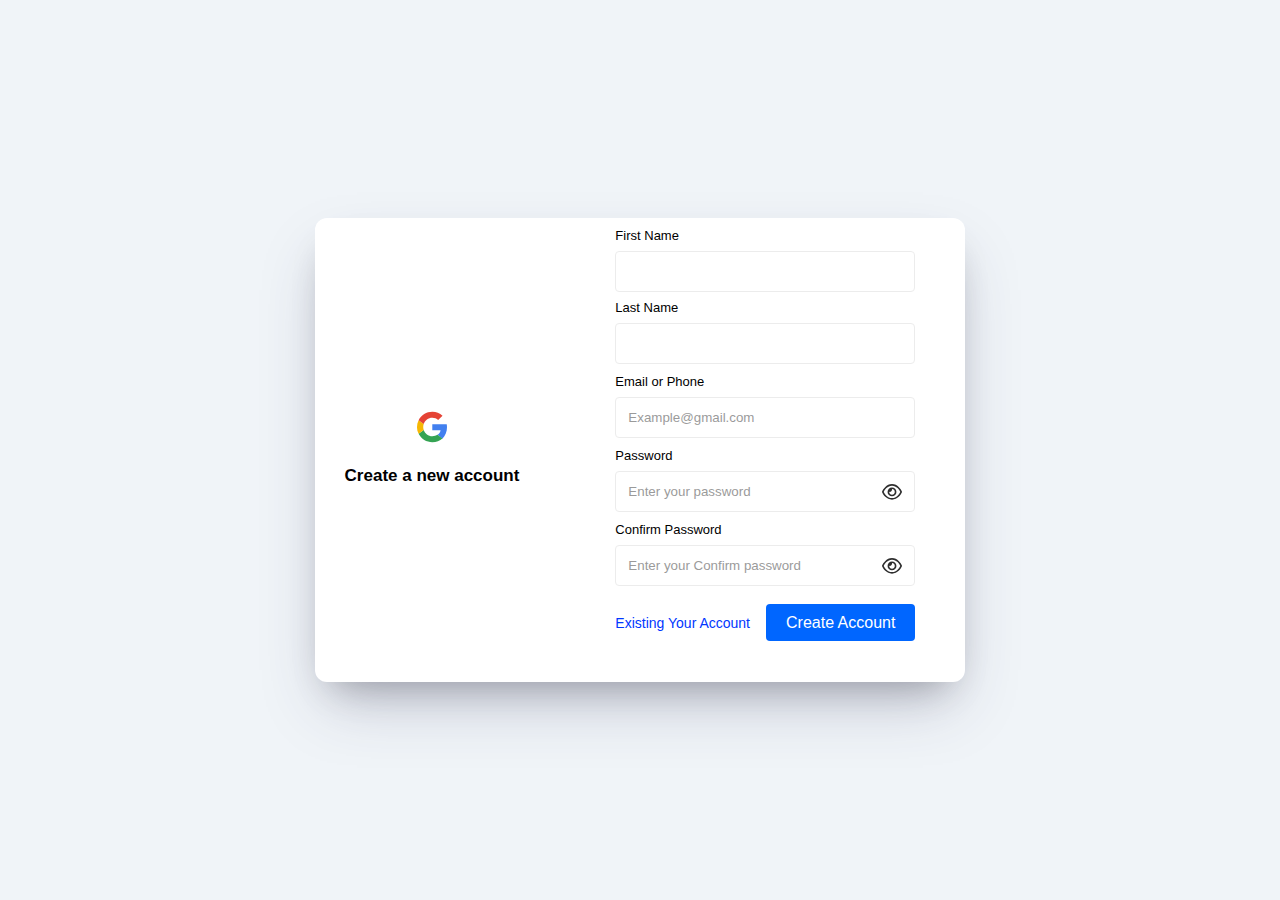
<file: index.html>
<!DOCTYPE html>
<html lang="en">
<head>
    <meta charset="UTF-8" />
    <meta name="viewport" content="width=device-width, initial-scale=1.0" />
    <title>Document</title>
    <link rel="stylesheet" href="./register.css">
</head>
<body>
<div class="CreateFromcontainer">
    <div class="img-head">
        <img class="img" src="./assets/google-icon.svg" alt="" />
        <h1>Create a new account </h1>
    </div>

    <div class="form-container">
        <div class="inner-form">
            <div class="fNlN">
                <div class="formspan">
                    <span id="user">First Name</span>
                </div>
                <input class="input" type="text" required/>

                <div class="formspan">
                    <span id="lastName">Last Name</span>
                </div>
                <input class="input" type="text" required/>
            </div>
           
            <div class="spans">
                <span>Email or Phone</span>
            </div>
            <input id="register-email" placeholder="Example@gmail.com" class="input" type="text" required />
            <div class="spans">
                <span>Password</span>
            </div>
            <div class="show-password">
                <input id="register-pass" placeholder="Enter your password" class="input password-input" type="password" required />
                <svg class="icon" style="width: 20px; cursor: pointer;" xmlns="http://www.w3.org/2000/svg" viewBox="0 0 576 512" onclick="togglePasswordVisibility()"><path d="M288 80c-65.2 0-118.8 29.6-159.9 67.7C89.6 183.5 63 226 49.4 256c13.6 30 40.2 72.5 78.6 108.3C169.2 402.4 222.8 432 288 432s118.8-29.6 159.9-67.7C486.4 328.5 513 286 526.6 256c-13.6-30-40.2-72.5-78.6-108.3C406.8 109.6 353.2 80 288 80zM95.4 112.6C142.5 68.8 207.2 32 288 32s145.5 36.8 192.6 80.6c46.8 43.5 78.1 95.4 93 131.1c3.3 7.9 3.3 16.7 0 24.6c-14.9 35.7-46.2 87.7-93 131.1C433.5 443.2 368.8 480 288 480s-145.5-36.8-192.6-80.6C48.6 356 17.3 304 2.5 268.3c-3.3-7.9-3.3-16.7 0-24.6C17.3 208 48.6 156 95.4 112.6zM288 336c44.2 0 80-35.8 80-80s-35.8-80-80-80c-.7 0-1.3 0-2 0c1.3 5.1 2 10.5 2 16c0 35.3-28.7 64-64 64c-5.5 0-10.9-.7-16-2c0 .7 0 1.3 0 2c0 44.2 35.8 80 80 80zm0-208a128 128 0 1 1 0 256 128 128 0 1 1 0-256z"/></svg>
            </div>

            <div class="spans">
              <span>Confirm Password</span>
          </div>
          <div class="show-password">
              <input placeholder="Enter your Confirm password" class="input confrimpassword-input" type="password" required />
              <svg class="icon2" style="width: 20px; cursor: pointer;" xmlns="http://www.w3.org/2000/svg" viewBox="0 0 576 512" onclick="confirmpassowrdtoogle()"><path d="M288 80c-65.2 0-118.8 29.6-159.9 67.7C89.6 183.5 63 226 49.4 256c13.6 30 40.2 72.5 78.6 108.3C169.2 402.4 222.8 432 288 432s118.8-29.6 159.9-67.7C486.4 328.5 513 286 526.6 256c-13.6-30-40.2-72.5-78.6-108.3C406.8 109.6 353.2 80 288 80zM95.4 112.6C142.5 68.8 207.2 32 288 32s145.5 36.8 192.6 80.6c46.8 43.5 78.1 95.4 93 131.1c3.3 7.9 3.3 16.7 0 24.6c-14.9 35.7-46.2 87.7-93 131.1C433.5 443.2 368.8 480 288 480s-145.5-36.8-192.6-80.6C48.6 356 17.3 304 2.5 268.3c-3.3-7.9-3.3-16.7 0-24.6C17.3 208 48.6 156 95.4 112.6zM288 336c44.2 0 80-35.8 80-80s-35.8-80-80-80c-.7 0-1.3 0-2 0c1.3 5.1 2 10.5 2 16c0 35.3-28.7 64-64 64c-5.5 0-10.9-.7-16-2c0 .7 0 1.3 0 2c0 44.2 35.8 80 80 80zm0-208a128 128 0 1 1 0 256 128 128 0 1 1 0-256z"/></svg>
          </div>
            

            <div class="bottom">
                <div class="creatAcc">
                    <a href="./login.html"><span>Existing Your Account </span></a>
                </div>
                <div class="btn">
                    <a href="#" id="submit"><span>Create Account</span></a>
                </div>
            </div>
            
        </div>
    </div>
</div>

<script>
    function togglePasswordVisibility() {
        var passwordInput = document.querySelector('.password-input');
        var eyeIcon = document.querySelector('.icon');
        if (passwordInput.type === "password") {
            passwordInput.type = "text";
            eyeIcon.innerHTML = '<svg xmlns="http://www.w3.org/2000/svg" viewBox="0 0 640 512"><path d="M38.8 5.1C28.4-3.1 13.3-1.2 5.1 9.2S-1.2 34.7 9.2 42.9l592 464c10.4 8.2 25.5 6.3 33.7-4.1s6.3-25.5-4.1-33.7L525.6 386.7c39.6-40.6 66.4-86.1 79.9-118.4c3.3-7.9 3.3-16.7 0-24.6c-14.9-35.7-46.2-87.7-93-131.1C465.5 68.8 400.8 32 320 32c-68.2 0-125 26.3-169.3 60.8L38.8 5.1zm151 118.3C226 97.7 269.5 80 320 80c65.2 0 118.8 29.6 159.9 67.7C518.4 183.5 545 226 558.6 256c-12.6 28-36.6 66.8-70.9 100.9l-53.8-42.2c9.1-17.6 14.2-37.5 14.2-58.7c0-70.7-57.3-128-128-128c-32.2 0-61.7 11.9-84.2 31.5l-46.1-36.1zM394.9 284.2l-81.5-63.9c4.2-8.5 6.6-18.2 6.6-28.3c0-5.5-.7-10.9-2-16c.7 0 1.3 0 2 0c44.2 0 80 35.8 80 80c0 9.9-1.8 19.4-5.1 28.2zm51.3 163.3l-41.9-33C378.8 425.4 350.7 432 320 432c-65.2 0-118.8-29.6-159.9-67.7C121.6 328.5 95 286 81.4 256c8.3-18.4 21.5-41.5 39.4-64.8L83.1 161.5C60.3 191.2 44 220.8 34.5 243.7c-3.3 7.9-3.3 16.7 0 24.6c14.9 35.7 46.2 87.7 93 131.1C174.5 443.2 239.2 480 320 480c47.8 0 89.9-12.9 126.2-32.5zm-88-69.3L302 334c-23.5-5.4-43.1-21.2-53.7-42.3l-56.1-44.2c-.2 2.8-.3 5.6-.3 8.5c0 70.7 57.3 128 128 128c13.3 0 26.1-2 38.2-5.8z"/></svg>';
        } else {
            passwordInput.type = "password";
            eyeIcon.innerHTML = '<svg class="icon" style="width: 20px; cursor: pointer;" xmlns="http://www.w3.org/2000/svg" viewBox="0 0 576 512" onclick="togglePasswordVisibility()"><path d="M288 80c-65.2 0-118.8 29.6-159.9 67.7C89.6 183.5 63 226 49.4 256c13.6 30 40.2 72.5 78.6 108.3C169.2 402.4 222.8 432 288 432s118.8-29.6 159.9-67.7C486.4 328.5 513 286 526.6 256c-13.6-30-40.2-72.5-78.6-108.3C406.8 109.6 353.2 80 288 80zM95.4 112.6C142.5 68.8 207.2 32 288 32s145.5 36.8 192.6 80.6c46.8 43.5 78.1 95.4 93 131.1c3.3 7.9 3.3 16.7 0 24.6c-14.9 35.7-46.2 87.7-93 131.1C433.5 443.2 368.8 480 288 480s-145.5-36.8-192.6-80.6C48.6 356 17.3 304 2.5 268.3c-3.3-7.9-3.3-16.7 0-24.6C17.3 208 48.6 156 95.4 112.6zM288 336c44.2 0 80-35.8 80-80s-35.8-80-80-80c-.7 0-1.3 0-2 0c1.3 5.1 2 10.5 2 16c0 35.3-28.7 64-64 64c-5.5 0-10.9-.7-16-2c0 .7 0 1.3 0 2c0 44.2 35.8 80 80 80zm0-208a128 128 0 1 1 0 256 128 128 0 1 1 0-256z"/></svg>';
        }
    }

    function confirmpassowrdtoogle() {
        var passwordInput = document.querySelector('.confrimpassword-input');
        var eyeIcon = document.querySelector('.icon2');
        if (passwordInput.type === "password") {
            passwordInput.type = "text";
            eyeIcon.innerHTML = '<svg class="icon2" xmlns="http://www.w3.org/2000/svg" viewBox="0 0 640 512"><path d="M38.8 5.1C28.4-3.1 13.3-1.2 5.1 9.2S-1.2 34.7 9.2 42.9l592 464c10.4 8.2 25.5 6.3 33.7-4.1s6.3-25.5-4.1-33.7L525.6 386.7c39.6-40.6 66.4-86.1 79.9-118.4c3.3-7.9 3.3-16.7 0-24.6c-14.9-35.7-46.2-87.7-93-131.1C465.5 68.8 400.8 32 320 32c-68.2 0-125 26.3-169.3 60.8L38.8 5.1zm151 118.3C226 97.7 269.5 80 320 80c65.2 0 118.8 29.6 159.9 67.7C518.4 183.5 545 226 558.6 256c-12.6 28-36.6 66.8-70.9 100.9l-53.8-42.2c9.1-17.6 14.2-37.5 14.2-58.7c0-70.7-57.3-128-128-128c-32.2 0-61.7 11.9-84.2 31.5l-46.1-36.1zM394.9 284.2l-81.5-63.9c4.2-8.5 6.6-18.2 6.6-28.3c0-5.5-.7-10.9-2-16c.7 0 1.3 0 2 0c44.2 0 80 35.8 80 80c0 9.9-1.8 19.4-5.1 28.2zm51.3 163.3l-41.9-33C378.8 425.4 350.7 432 320 432c-65.2 0-118.8-29.6-159.9-67.7C121.6 328.5 95 286 81.4 256c8.3-18.4 21.5-41.5 39.4-64.8L83.1 161.5C60.3 191.2 44 220.8 34.5 243.7c-3.3 7.9-3.3 16.7 0 24.6c14.9 35.7 46.2 87.7 93 131.1C174.5 443.2 239.2 480 320 480c47.8 0 89.9-12.9 126.2-32.5zm-88-69.3L302 334c-23.5-5.4-43.1-21.2-53.7-42.3l-56.1-44.2c-.2 2.8-.3 5.6-.3 8.5c0 70.7 57.3 128 128 128c13.3 0 26.1-2 38.2-5.8z"/></svg>';
        } else {
            passwordInput.type = "password";
            eyeIcon.innerHTML = '<svg class="icon2" style="width: 20px; cursor: pointer;" xmlns="http://www.w3.org/2000/svg" viewBox="0 0 576 512" onclick="togglePasswordVisibility()"><path d="M288 80c-65.2 0-118.8 29.6-159.9 67.7C89.6 183.5 63 226 49.4 256c13.6 30 40.2 72.5 78.6 108.3C169.2 402.4 222.8 432 288 432s118.8-29.6 159.9-67.7C486.4 328.5 513 286 526.6 256c-13.6-30-40.2-72.5-78.6-108.3C406.8 109.6 353.2 80 288 80zM95.4 112.6C142.5 68.8 207.2 32 288 32s145.5 36.8 192.6 80.6c46.8 43.5 78.1 95.4 93 131.1c3.3 7.9 3.3 16.7 0 24.6c-14.9 35.7-46.2 87.7-93 131.1C433.5 443.2 368.8 480 288 480s-145.5-36.8-192.6-80.6C48.6 356 17.3 304 2.5 268.3c-3.3-7.9-3.3-16.7 0-24.6C17.3 208 48.6 156 95.4 112.6zM288 336c44.2 0 80-35.8 80-80s-35.8-80-80-80c-.7 0-1.3 0-2 0c1.3 5.1 2 10.5 2 16c0 35.3-28.7 64-64 64c-5.5 0-10.9-.7-16-2c0 .7 0 1.3 0 2c0 44.2 35.8 80 80 80zm0-208a128 128 0 1 1 0 256 128 128 0 1 1 0-256z"/></svg>';
        }
    }
    
    var register = document.getElementById("submit").addEventListener("click",userRegistration);
    // var login = document.getElementById("login-submit").addEventListener("click",loginUser);


    function userRegistration() {
        
        const userData = {
            name:document.getElementById('user').value,
            email: document.getElementById('register-email').value,
            password: document.getElementById('register-pass').value
        };
        
        localStorage.setItem('UsersLogin', JSON.stringify(userData));
    }
    
</script>

</body>
</html>
</file>
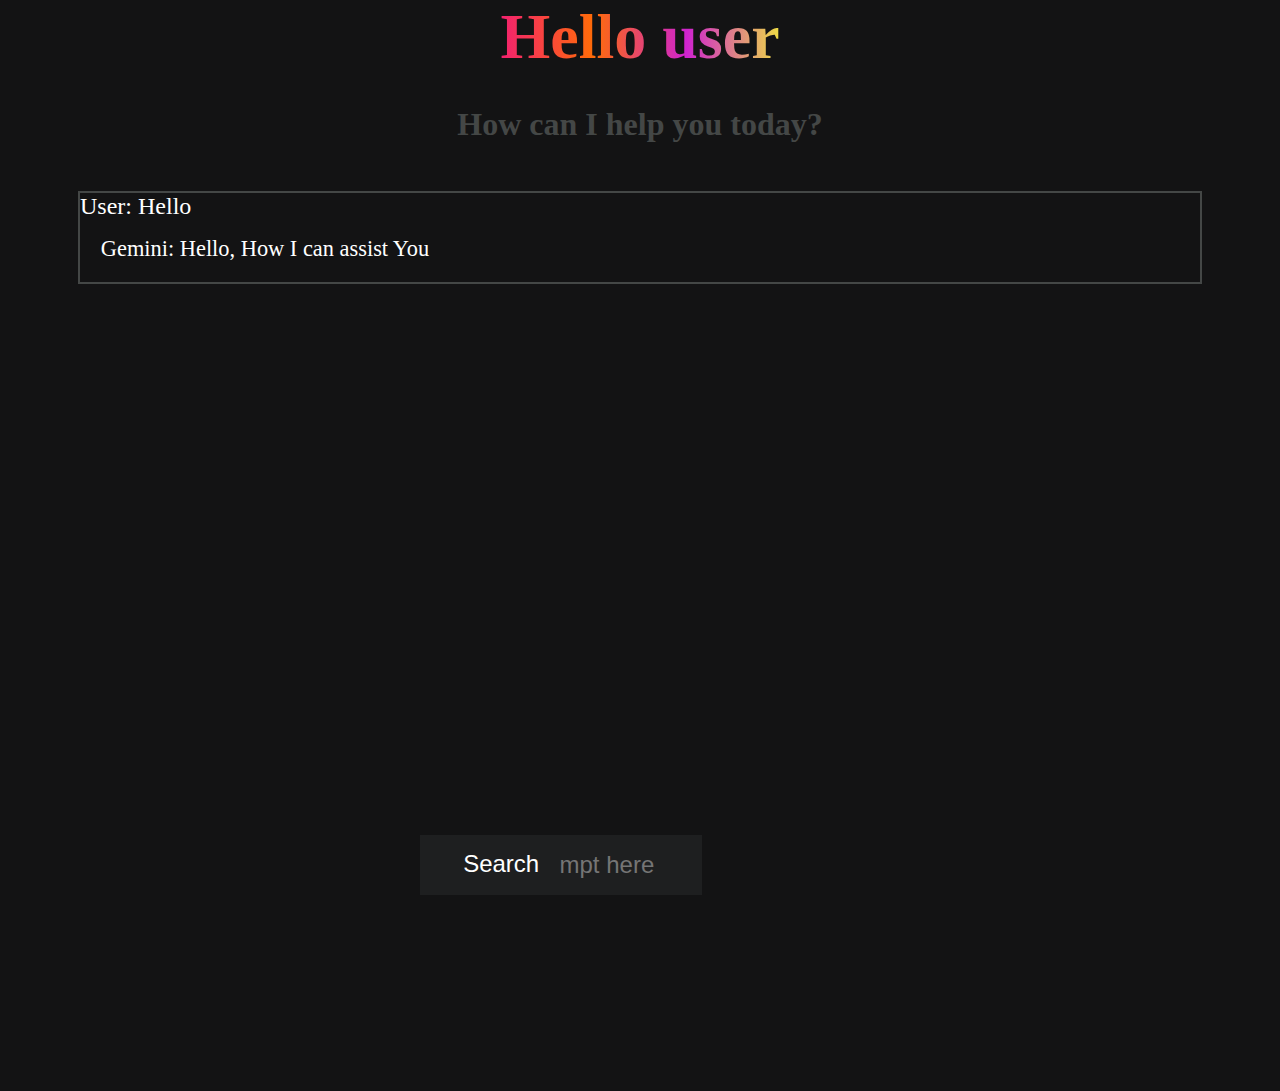
<file: gemini.html>
<!DOCTYPE html>
<html lang="en">
  <head>
    <meta charset="UTF-8" />
    <meta name="viewport" content="width=device-width, initial-scale=1.0" />
    <title>Gemini Clone</title>
    <link rel="stylesheet" href="./gemini.css" />
  </head>
  <body>
    <header>
      <h1>Hello user</h1>
      <h2>How can I help you today?</h2>
    </header>
    <main>
      <div class="msg-main">
        <div class="msg-conatiner">
          <div class="user-msg">User: Hello</div>
          <div class="bot-msg" style="height: 30px">
            Gemini: Hello, How I can assist You
          </div>
          <div class="middleContainer" ></div>
        </div>
      </div>

      <div class="userinput-main">
        <div class="user-input-div">
          <input
            type="text"
            placeholder="Enter a prompt here"
            class="user-input"
            id="geminiInput"
          />
          <button class="btn" id="btn" >Search</button>
        </div>
      </div>
    </main>
    <script type="importmap">
      {
        "imports": {
          "@google/generative-ai": "https://esm.run/@google/generative-ai"
        }
      }
    </script>
    <script type ="module">
      const geminiInput = document.getElementById("geminiInput");
      const btn = document.getElementById("btn");
      const middleContainer = document.querySelector(".middleContainer")
      import { GoogleGenerativeAI } from "@google/generative-ai";
      let API_KEY = "AIzaSyBjRmNFFBrDbyJBVs989ILCOqcKI81HCS4";
      const genAI = new GoogleGenerativeAI(API_KEY);

      async function run(prompt) {
        console.log(prompt);
        const model = genAI.getGenerativeModel({ model: "gemini-pro" });

        const result = await model.generateContent(prompt);
        const response = await result.response;
        const text = response.text();
        console.log(text);
        middleContainer.innerHTML = "";
        let plainText = text
          .replace(/\*\*(.*?)\*\*/g, "$1")
          .replace(/\*(.*?)\*/g, "$1");
          console.log(plainText);
        middleContainer.innerHTML = `<pre>${plainText}</pre>`;
      }

      btn.addEventListener("click", () => {
        let prompt = geminiInput.value;
        run(prompt);
      });
    </script>
  </body>
</html>
</file>
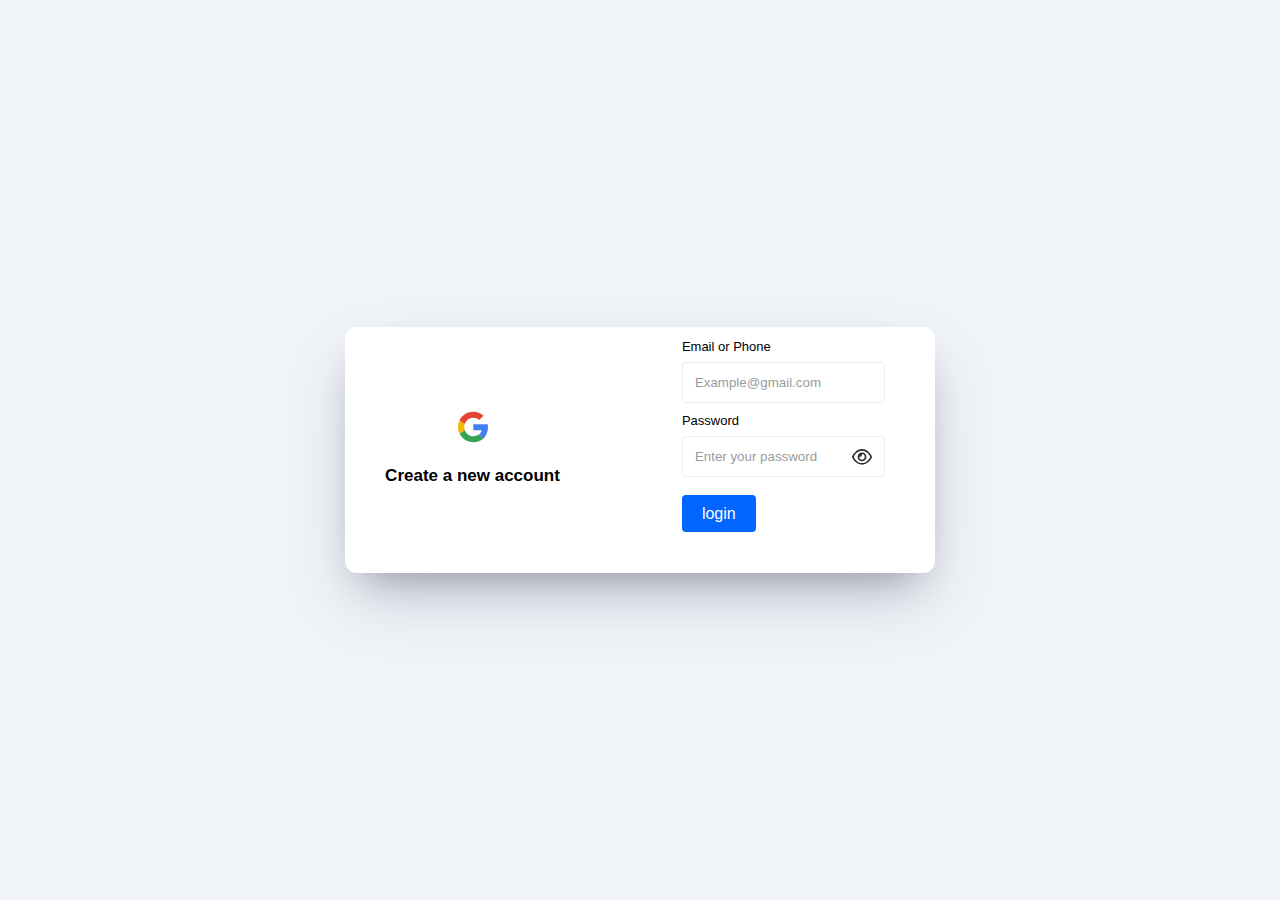
<file: login.html>
<!DOCTYPE html>
<html lang="en">
<head>
    <meta charset="UTF-8" />
    <meta name="viewport" content="width=device-width, initial-scale=1.0" />
    <title>Document</title>
    <link rel="stylesheet" href="./login.css">
</head>
<body>
<div class="CreateFromcontainer">
    <div class="img-head">
        <img class="img" src="./assets/google-icon.svg" alt="" />
        <h1>Create a new account </h1>
    </div>

    <div class="form-container">
        <div class="inner-form">
           
            <div class="spans">
                <span>Email or Phone</span>
            </div>
            <input id="login-email" placeholder="Example@gmail.com" class="input" type="text" required />
            <div class="spans">
                <span>Password</span>
            </div>
            <div class="show-password">
                <input id="login-pass" placeholder="Enter your password" class="input password-input" type="password" required />
                <svg class="icon" style="width: 20px; cursor: pointer;" xmlns="http://www.w3.org/2000/svg" viewBox="0 0 576 512" onclick="togglePasswordVisibility()"><path d="M288 80c-65.2 0-118.8 29.6-159.9 67.7C89.6 183.5 63 226 49.4 256c13.6 30 40.2 72.5 78.6 108.3C169.2 402.4 222.8 432 288 432s118.8-29.6 159.9-67.7C486.4 328.5 513 286 526.6 256c-13.6-30-40.2-72.5-78.6-108.3C406.8 109.6 353.2 80 288 80zM95.4 112.6C142.5 68.8 207.2 32 288 32s145.5 36.8 192.6 80.6c46.8 43.5 78.1 95.4 93 131.1c3.3 7.9 3.3 16.7 0 24.6c-14.9 35.7-46.2 87.7-93 131.1C433.5 443.2 368.8 480 288 480s-145.5-36.8-192.6-80.6C48.6 356 17.3 304 2.5 268.3c-3.3-7.9-3.3-16.7 0-24.6C17.3 208 48.6 156 95.4 112.6zM288 336c44.2 0 80-35.8 80-80s-35.8-80-80-80c-.7 0-1.3 0-2 0c1.3 5.1 2 10.5 2 16c0 35.3-28.7 64-64 64c-5.5 0-10.9-.7-16-2c0 .7 0 1.3 0 2c0 44.2 35.8 80 80 80zm0-208a128 128 0 1 1 0 256 128 128 0 1 1 0-256z"/></svg>
            </div>

            <div class="bottom">
                <!-- <div class="creatAcc">
                    <a href="./LogIn.html"><span>Existing Your Account </span></a>
                </div> -->
                <div class="btn" id="login-submit">
                    <a href="#" ><span>login</span></a>
                </div>
            </div>
            
        </div>
    </div>
</div>


<script src="./login.js"></script>
</body>
</html>
</file>
<file: register.css>
body {
    background-color: #ffffff;
    color: #000000;
    margin: 0;
    padding: 0;
    background: #f0f4f8;
    font-family: "Gill Sans", "Gill Sans MT", Calibri, "Trebuchet MS", sans-serif;
    overflow: hidden;
    height: 100vh;
    display: flex;
    justify-content: center;
    align-items: center;
}
body.dark-mode {
    background-color: #222222;
    color: #ffffff;

}


.container {
    background-color: #ffffff;
    width: 500px;
    margin: 10px auto;
    border-radius: 12px;
    box-shadow: rgba(50, 50, 93, 0.25) 0px 30px 60px -12px, rgba(0, 0, 0, 0.3) 0px 18px 36px -18px;
    overflow: hidden;
    animation: bounceIn 1s ease-in-out forwards;
}

.CreateFromcontainer{
    background-color: #ffffff;
    max-width: 800px;
    margin: 60px auto;
    border-radius: 12px;
    box-shadow: rgba(50, 50, 93, 0.25) 0px 30px 60px -12px, rgba(0, 0, 0, 0.3) 0px 18px 36px -18px;
    overflow: hidden;
    animation: bounceIn 1s ease-in-out forwards;
    display: flex;
    gap: 1rem;
    justify-content: center;
    align-items: center;
    
}

.img-head {
    text-align: center;
    padding: 20px 30px;
}

.img {
    width: 50px;
}

.img-head h1 {
    font-size: 17px;
    color: #000000;
    margin-top: 10px;
}

.form-container {
    padding: 50px;
    padding-top: 10px;
    
}

.input {
    width: 100%;
    padding: 12px 12px;
    margin: 8px 0;
    border: 1px solid #ececec;
    border-radius: 4px;
    box-sizing: border-box;
    outline: none;
}

.spans {
    font-size: 13px;
    color: #000000;
    display: flex;
    justify-content: space-between;
    margin-top: 2px;
}

.spans a {
    color: #0066ff;
    text-decoration: none;
    font-size: 13px;
}

.bottom {
    display: flex;
    justify-content: space-between;
    align-items: center;
    margin-top: 20px;
    gap: 1rem;
}

.btn a {
    background-color: #0066ff;
    color: white;
    padding: 10px 20px;
    border-radius: 4px;
    text-decoration: none;
    transition: background-color 0.3s;
}

.btn a:hover {
    background-color: #e3e3e3;
    color: #0066ff;
}

.creatAcc a {
    color: #0037ff;
    text-decoration: none;
    font-size: 14px;
}

::placeholder {
    color: #585858;
    opacity: 0.6;
}

.show-password {
    display: flex;
    align-items: center;
    margin-bottom: 2px;
}



.show-password .icon {
    width: 20px;
    height: auto;
    margin-left: -33px;
    cursor: pointer;
    fill: #2e2e2e;
    transition: fill 0.3s;
}
.show-password .icon2 {
    width: 20px;
    height: auto;
    margin-left: -33px;
    cursor: pointer;
    fill: #2e2e2e;
    transition: fill 0.3s;
}

.show-password .icon:hover {
    fill: #979797;
}


.formspan{
    font-size: 13px;
}

/* .inner-form{
    float: right;
} */


@media only screen and (max-width: 600px) {
    .container {
        background-color: #ffffff;
        max-width: 400px;
        margin: 200px auto;
        border-radius: 12px;
        box-shadow: rgba(50, 50, 93, 0.25) 0px 30px 60px -12px, rgba(0, 0, 0, 0.3) 0px 18px 36px -18px;
        overflow: hidden;
        animation: bounceIn 1s ease-in-out forwards;
    }


    .CreateFromcontainer {
        background-color: #ffffff;
        max-width: 400px;
        margin: 120px auto;
        border-radius: 12px;
        box-shadow: rgba(50, 50, 93, 0.25) 0px 30px 60px -12px, rgba(0, 0, 0, 0.3) 0px 18px 36px -18px;
        overflow: hidden;
        animation: bounceIn 1s ease-in-out forwards;
    }
    
    
}

/* @media only screen and (max-width: 400px) {
    .container {
        background-color: #ffffff;
        max-width: 400px;
        margin: 200px auto;
        border-radius: 12px;
        box-shadow: rgba(50, 50, 93, 0.25) 0px 30px 60px -12px, rgba(0, 0, 0, 0.3) 0px 18px 36px -18px;
        overflow: hidden;
        animation: bounceIn 1s ease-in-out forwards;
    }


    .CreateFromcontainer {
        background-color: #ffffff;
        max-width: 400px;
        margin: 120px auto;
        border-radius: 12px;
        box-shadow: rgba(50, 50, 93, 0.25) 0px 30px 60px -12px, rgba(0, 0, 0, 0.3) 0px 18px 36px -18px;
        overflow: hidden;
        animation: bounceIn 1s ease-in-out forwards;
    }

} */
</file>
<file: gemini.css>
*{
    margin: 0;
    padding: 0;
}

body{
    background-color: #131314;
    height: 100vh;
}
main{
    height: 100vh;
}
.msg-conatiner{
    width: 70rem;
    overflow-x: scroll;
    /* background-color: #444746; */
    border: 2px solid #444746;
} 

.msg-main{
    display: flex;
    justify-content: center;
    align-items: center;
}

.user-msg{
    font-size: 1.5rem;
    color: white;
}

.userinput-main{
    height: 60vh;
    display: flex;
    justify-content: center;
    align-items: flex-end;
}

.user-input-div{
    display: flex;
    gap: 2rem;
    position: fixed;
}

.user-input-div input{
    width: 15rem;
    padding: 1rem 1.3rem;
    font-size: 1.5rem;
    background-color: #1e1f20;
    bottom: 5px;
    color: white;
    position: fixed;
    margin-left: -220px;
    border: none;
}

.user-input-div button{
    padding: 1rem 1.3rem;
    font-size: 1.5rem;
    height: 3.5rem;
    background-color: #1e1f20;
    color: white;
    display: flex;
    align-items: center;
    position: fixed;
    bottom: 0.5rem;
    right: 45rem;
    border: none;
}

.bot-msg{
    font-size: 1.4rem;
    height: 300px;
    margin: 1rem 1.3rem;
    color: white;
}

::-webkit-scrollbar {
    width: 10px;
}

header{
    display: flex;
    flex-direction: column;
    justify-content: center;
    gap: 2rem;
    align-items: center;
    margin-bottom: 3rem;
}


h1{
    background: linear-gradient(to right, #f32170, #ff6b08,#cf23cf, #eedd44);
    -webkit-text-fill-color: transparent;
    -webkit-background-clip: text;
    font-size: 4rem;
}

h2{
    color: #444746;
    font-size: 2rem;
}

.middleContainer{
    width: 80rem;
    font-size: 1.5rem;
    color: white;
    overflow-x:  scroll;
}
</file>
<file: login.css>
body {
    background-color: #ffffff;
    color: #000000;
    margin: 0;
    padding: 0;
    background: #f0f4f8;
    font-family: "Gill Sans", "Gill Sans MT", Calibri, "Trebuchet MS", sans-serif;
    overflow: hidden;
    height: 100vh;
    display: flex;
    align-items: center;
    justify-content: center;
}
body.dark-mode {
    background-color: #222222;
    color: #ffffff;

}


.container {
    background-color: #ffffff;
    max-width: 400px;
    margin: 150px auto;
    border-radius: 12px;
    box-shadow: rgba(50, 50, 93, 0.25) 0px 30px 60px -12px, rgba(0, 0, 0, 0.3) 0px 18px 36px -18px;
    overflow: hidden;
    animation: bounceIn 1s ease-in-out forwards;
}

.CreateFromcontainer{
    background-color: #ffffff;
    max-width: 600px;
    margin: 60px auto;
    border-radius: 12px;
    box-shadow: rgba(50, 50, 93, 0.25) 0px 30px 60px -12px, rgba(0, 0, 0, 0.3) 0px 18px 36px -18px;
    overflow: hidden;
    animation: bounceIn 1s ease-in-out forwards;
    display: flex;
    gap: 2rem;
    justify-content: center;
    align-items: center;
    
}

.img-head {
    text-align: center;
    padding: 30px 40px;
}

.img {
    width: 50px;
}

.img-head h1 {
    font-size: 17px;
    color: #000000;
    margin-top: 10px;
}

.form-container {
    padding: 50px;
    padding-top: 10px;
    
}

.input {
    width: 100%;
    padding: 12px 12px;
    margin: 8px 0;
    border: 1px solid #ececec;
    border-radius: 4px;
    box-sizing: border-box;
    outline: none;
}

.spans {
    font-size: 13px;
    color: #000000;
    display: flex;
    justify-content: space-between;
    margin-top: 2px;
}

.spans a {
    color: #0066ff;
    text-decoration: none;
    font-size: 13px;
}

.bottom {
    display: flex;
    justify-content: space-between;
    align-items: center;
    margin-top: 20px;
}

.btn a {
    background-color: #0066ff;
    color: white;
    padding: 10px 20px;
    border-radius: 4px;
    text-decoration: none;
    transition: background-color 0.3s;
}

.btn a:hover {
    background-color: #e3e3e3;
    color: #0066ff;
}

.creatAcc a {
    color: #0037ff;
    text-decoration: none;
    font-size: 14px;
}

::placeholder {
    color: #585858;
    opacity: 0.6;
}

.show-password {
    display: flex;
    align-items: center;
    margin-bottom: 2px;
}



.show-password .icon {
    width: 20px;
    height: auto;
    margin-left: -33px;
    cursor: pointer;
    fill: #2e2e2e;
    transition: fill 0.3s;
}
.show-password .icon2 {
    width: 20px;
    height: auto;
    margin-left: -33px;
    cursor: pointer;
    fill: #2e2e2e;
    transition: fill 0.3s;
}

.show-password .icon:hover {
    fill: #979797;
}


.formspan{
    font-size: 13px;
}

/* .inner-form{
    float: right;
} */


@media only screen and (max-width: 600px) {
    .container {
        background-color: #ffffff;
        max-width: 400px;
        margin: 200px auto;
        border-radius: 12px;
        box-shadow: rgba(50, 50, 93, 0.25) 0px 30px 60px -12px, rgba(0, 0, 0, 0.3) 0px 18px 36px -18px;
        overflow: hidden;
        animation: bounceIn 1s ease-in-out forwards;
    }


    .CreateFromcontainer {
        background-color: #ffffff;
        max-width: 400px;
        margin: 120px auto;
        border-radius: 12px;
        box-shadow: rgba(50, 50, 93, 0.25) 0px 30px 60px -12px, rgba(0, 0, 0, 0.3) 0px 18px 36px -18px;
        overflow: hidden;
        animation: bounceIn 1s ease-in-out forwards;
    }
    
    
}

/* @media only screen and (max-width: 400px) {
    .container {
        background-color: #ffffff;
        max-width: 400px;
        margin: 200px auto;
        border-radius: 12px;
        box-shadow: rgba(50, 50, 93, 0.25) 0px 30px 60px -12px, rgba(0, 0, 0, 0.3) 0px 18px 36px -18px;
        overflow: hidden;
        animation: bounceIn 1s ease-in-out forwards;
    }


    .CreateFromcontainer {
        background-color: #ffffff;
        max-width: 400px;
        margin: 120px auto;
        border-radius: 12px;
        box-shadow: rgba(50, 50, 93, 0.25) 0px 30px 60px -12px, rgba(0, 0, 0, 0.3) 0px 18px 36px -18px;
        overflow: hidden;
        animation: bounceIn 1s ease-in-out forwards;
    }

} */
</file>
